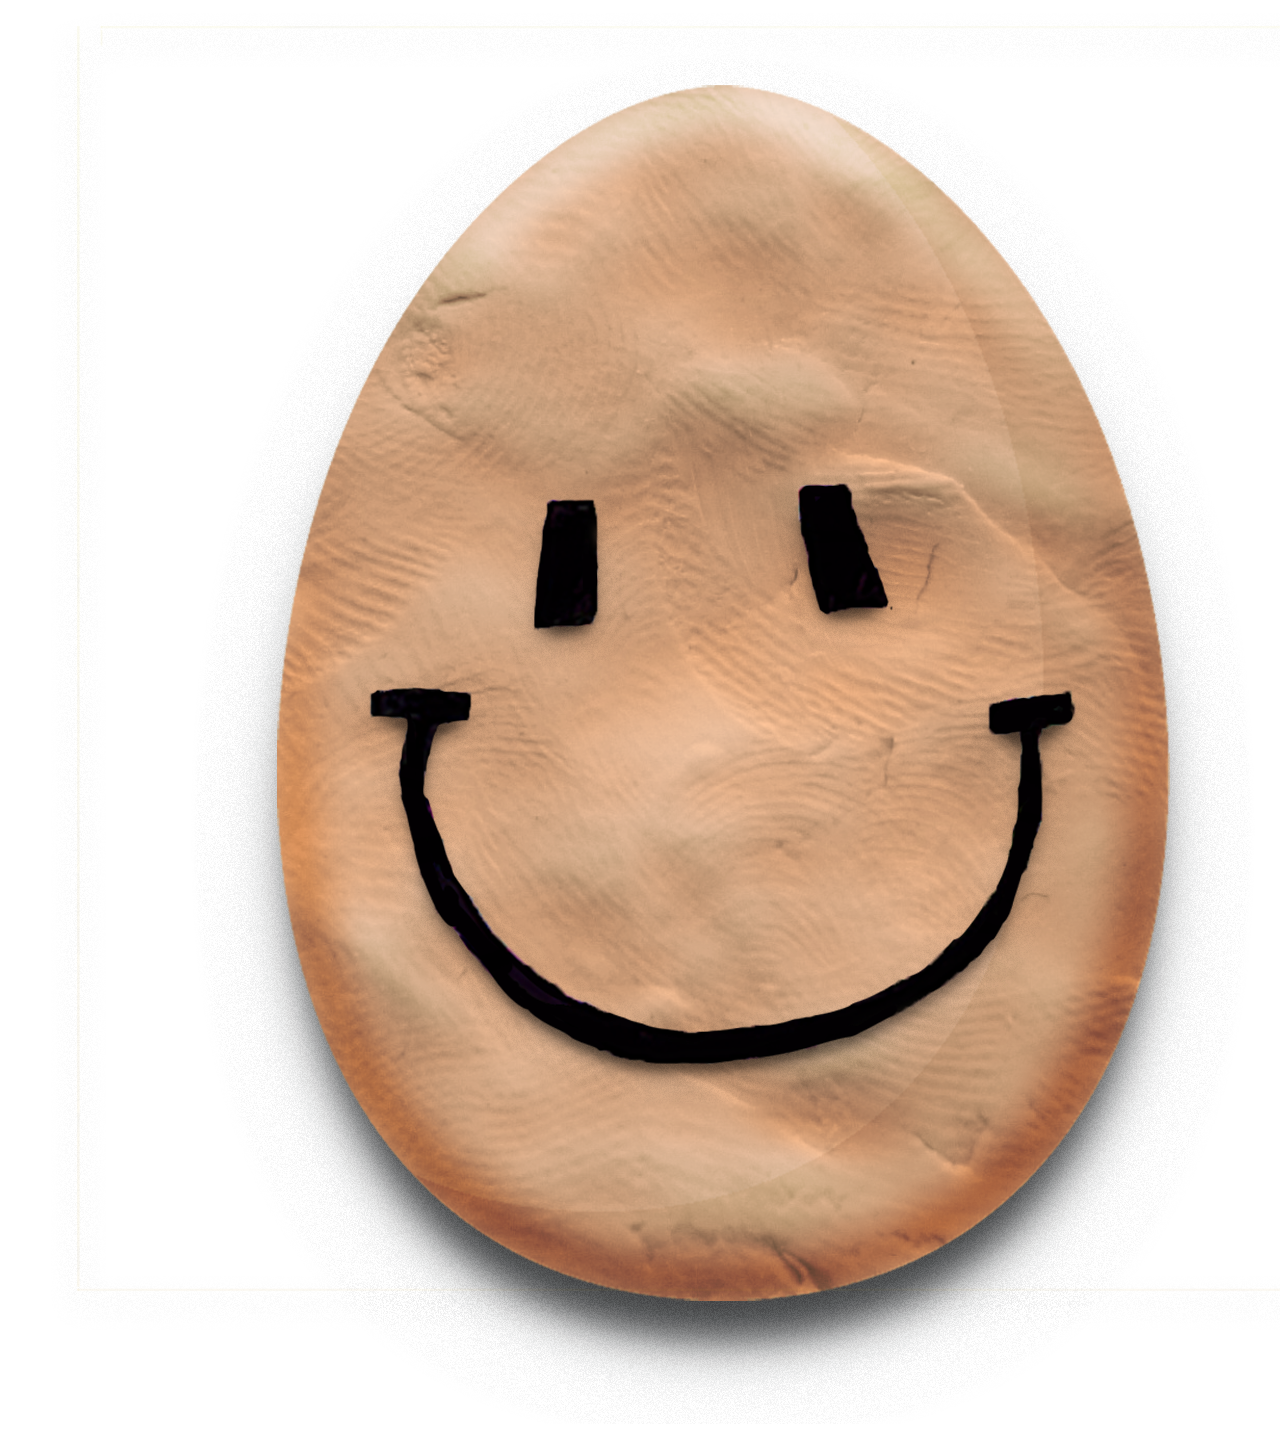
<file: src/index.html>
<!doctype html>
<html lang="en">

<head>
  <meta charset="utf-8">
  <title>EggverseWeb</title>
  <base href="/">
  <meta name="viewport" content="width=device-width, initial-scale=1">
  <meta name="color-scheme" content="light dark">
  <meta name="theme-color" content="#fae88e">
  <link rel="icon" type="image/x-icon" href="favicon.ico">
  <link rel="preconnect" href="https://fonts.gstatic.com">
  <link href="https://fonts.googleapis.com/css2?family=Roboto:wght@300;400;500&amp;display=swap" rel="stylesheet">
  <link href="https://fonts.googleapis.com/icon?family=Material+Icons" rel="stylesheet">
  <link rel="manifest" href="manifest.webmanifest">
  <link href="https://fonts.googleapis.com/css2?family=Roboto:wght@300;400;500&display=swap" rel="stylesheet">
</head>

<body class="mat-typography bsg">
  <img src="logo.png" alt="Logo" class="logo">
  <app-root></app-root>
  <noscript>Please enable JavaScript to continue using this application.</noscript>
</body>

</html>
</file>
